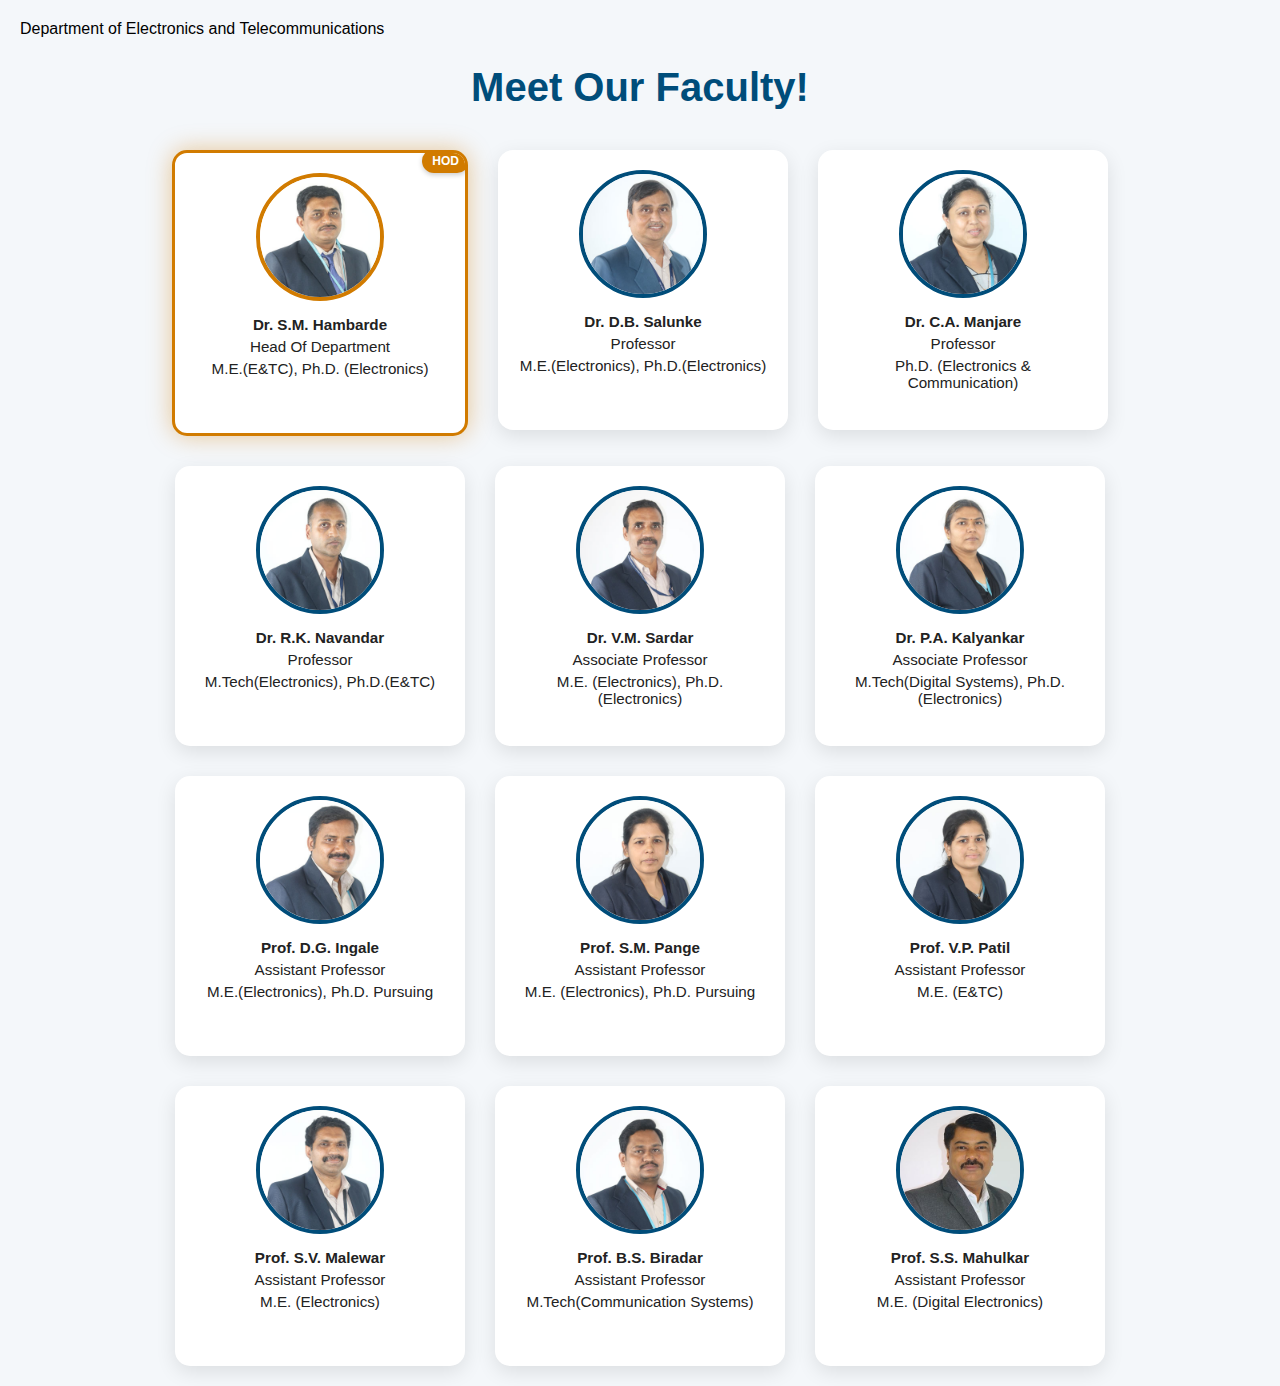
<file: index.html>
<!DOCTYPE html>
<html lang="en">
<head>
  <meta charset="UTF-8" />
  <meta name="viewport" content="width=device-width, initial-scale=1.0"/>
  <title>Meet Our Faculty!</title>
  <link rel="stylesheet" href="style.css" />
</head>
<body>
    <div class="dept-header">Department of Electronics and Telecommunications</div>
  <h1 class="page-title">Meet Our Faculty!</h1>
  <div class="faculty-container">

    <!-- HOD -->
    <div class="faculty-card hod-card">
      <img src="images/SMHambarde.jpg" alt="Dr. S.M. Hambarde" class="faculty-img">
      <h3>Dr. S.M. Hambarde</h3>
      <p>Head Of Department</p>
      <p>M.E.(E&amp;TC), Ph.D. (Electronics)</p>
      <div class="hover-content">
        <p>Expert in Embedded Systems, published 20+ papers.</p>
        <a href="teachers/SMHambarde.html" class="profile-btn" target="_blank">View Profile</a>
      </div>
    </div>

    <!-- Professors -->
    <div class="faculty-card">
      <img src="images/DBSalunke.jpg" alt="Dr. D.B. Salunke" class="faculty-img">
      <h3>Dr. D.B. Salunke</h3>
      <p>Professor</p>
      <p>M.E.(Electronics), Ph.D.(Electronics)</p>
      <div class="hover-content">
        <p>Experienced in Analog Circuit Design & DSP Systems.</p>
        <a href="teachers/DBSalunke.html" class="profile-btn">View Profile</a>
      </div>
    </div>

    <div class="faculty-card">
      <img src="images/CAManjare.jpg" alt="Dr. C.A. Manjare" class="faculty-img">
      <h3>Dr. C.A. Manjare</h3>
      <p>Professor</p>
      <p>Ph.D. (Electronics & Communication)</p>
      <div class="hover-content">
        <p>Specializes in Wireless Communication and 5G Networks.</p>
        <a href="teachers/CAManjare.html" class="profile-btn">View Profile</a>
      </div>
    </div>

    <div class="faculty-card">
      <img src="images/RKNavandar.jpg" alt="Dr. R.K. Navandar" class="faculty-img">
      <h3>Dr. R.K. Navandar</h3>
      <p>Professor</p>
      <p>M.Tech(Electronics), Ph.D.(E&amp;TC)</p>
      <div class="hover-content">
        <p>Focused on Wireless Networks and Satellite Systems.</p>
        <a href="teachers/RKNavandar.html" class="profile-btn">View Profile</a>
      </div>
    </div>

    <!-- Associate Professors -->
    <div class="faculty-card">
      <img src="images/VMSardar.jpg" alt="Dr. V.M. Sardar" class="faculty-img">
      <h3>Dr. V.M. Sardar</h3>
      <p>Associate Professor</p>
      <p>M.E. (Electronics), Ph.D.(Electronics)</p>
      <div class="hover-content">
        <p>Researcher in Biomedical Signal Processing and AI.</p>
        <a href="teachers/VMSardar.html" class="profile-btn">View Profile</a>
      </div>
    </div>

    <div class="faculty-card">
      <img src="images/PAKalyankar.jpg" alt="Dr. P.A. Kalyankar" class="faculty-img">
      <h3>Dr. P.A. Kalyankar</h3>
      <p>Associate Professor</p>
      <p>M.Tech(Digital Systems), Ph.D.(Electronics)</p>
      <div class="hover-content">
        <p>Works in Machine Learning and Image Processing.</p>
        <a href="teachers/PAKalyankar.html" class="profile-btn">View Profile</a>
      </div>
    </div>

    <!-- Assistant Professors -->
    <div class="faculty-card">
      <img src="images/DGIngale.jpg" alt="Prof. D.G. Ingale" class="faculty-img">
      <h3>Prof. D.G. Ingale</h3>
      <p>Assistant Professor</p>
      <p>M.E.(Electronics), Ph.D. Pursuing</p>
      <div class="hover-content">
        <p>Focus on Microcontrollers and Real-Time Systems.</p>
        <a href="teachers/DGIngale.html" class="profile-btn">View Profile</a>
      </div>
    </div>

    <div class="faculty-card">
      <img src="images/SMPange.jpg" alt="Prof. S.M. Pange" class="faculty-img">
      <h3>Prof. S.M. Pange</h3>
      <p>Assistant Professor</p>
      <p>M.E. (Electronics), Ph.D. Pursuing</p>
      <div class="hover-content">
        <p>Passionate about Optical Communication and IoT.</p>
        <a href="teachers/SMPange.html" class="profile-btn">View Profile</a>
      </div>
    </div>

    <div class="faculty-card">
      <img src="images/VPPatil.jpg" alt="Prof. V.P. Patil" class="faculty-img">
      <h3>Prof. V.P. Patil</h3>
      <p>Assistant Professor</p>
      <p>M.E. (E&amp;TC)</p>
      <div class="hover-content">
        <p>Expertise in Communication Systems and Signal Theory.</p>
        <a href="teachers/VPPatil.html" class="profile-btn">View Profile</a>
      </div>
    </div>

    <div class="faculty-card">
      <img src="images/SVMalewar.jpg" alt="Prof. S.V. Malewar" class="faculty-img">
      <h3>Prof. S.V. Malewar</h3>
      <p>Assistant Professor</p>
      <p>M.E. (Electronics)</p>
      <div class="hover-content">
        <p>Specialist in Robotics and Control Systems.</p>
        <a href="teachers/SVMalewar.html" class="profile-btn">View Profile</a>
      </div>
    </div>

    <div class="faculty-card">
      <img src="images/BSBiradar.jpg" alt="Prof. B.S. Biradar" class="faculty-img">
      <h3>Prof. B.S. Biradar</h3>
      <p>Assistant Professor</p>
      <p>M.Tech(Communication Systems)</p>
      <div class="hover-content">
        <p>Works on VLSI Architectures and Digital Systems.</p>
        <a href="teachers/BSBiradar.html" class="profile-btn">View Profile</a>
      </div>
    </div>

    <div class="faculty-card">
      <img src="images/SSMahulkar.jpg" alt="Prof. S.S. Mahulkar" class="faculty-img">
      <h3>Prof. S.S. Mahulkar</h3>
      <p>Assistant Professor</p>
      <p>M.E. (Digital Electronics)</p>
      <div class="hover-content">
        <p>Interested in Signal Analysis and Audio Processing.</p>
        <a href="teachers/SSMahulkar.html" class="profile-btn">View Profile</a>
      </div>
    </div>

  </div>
</body>
</html>
</file>
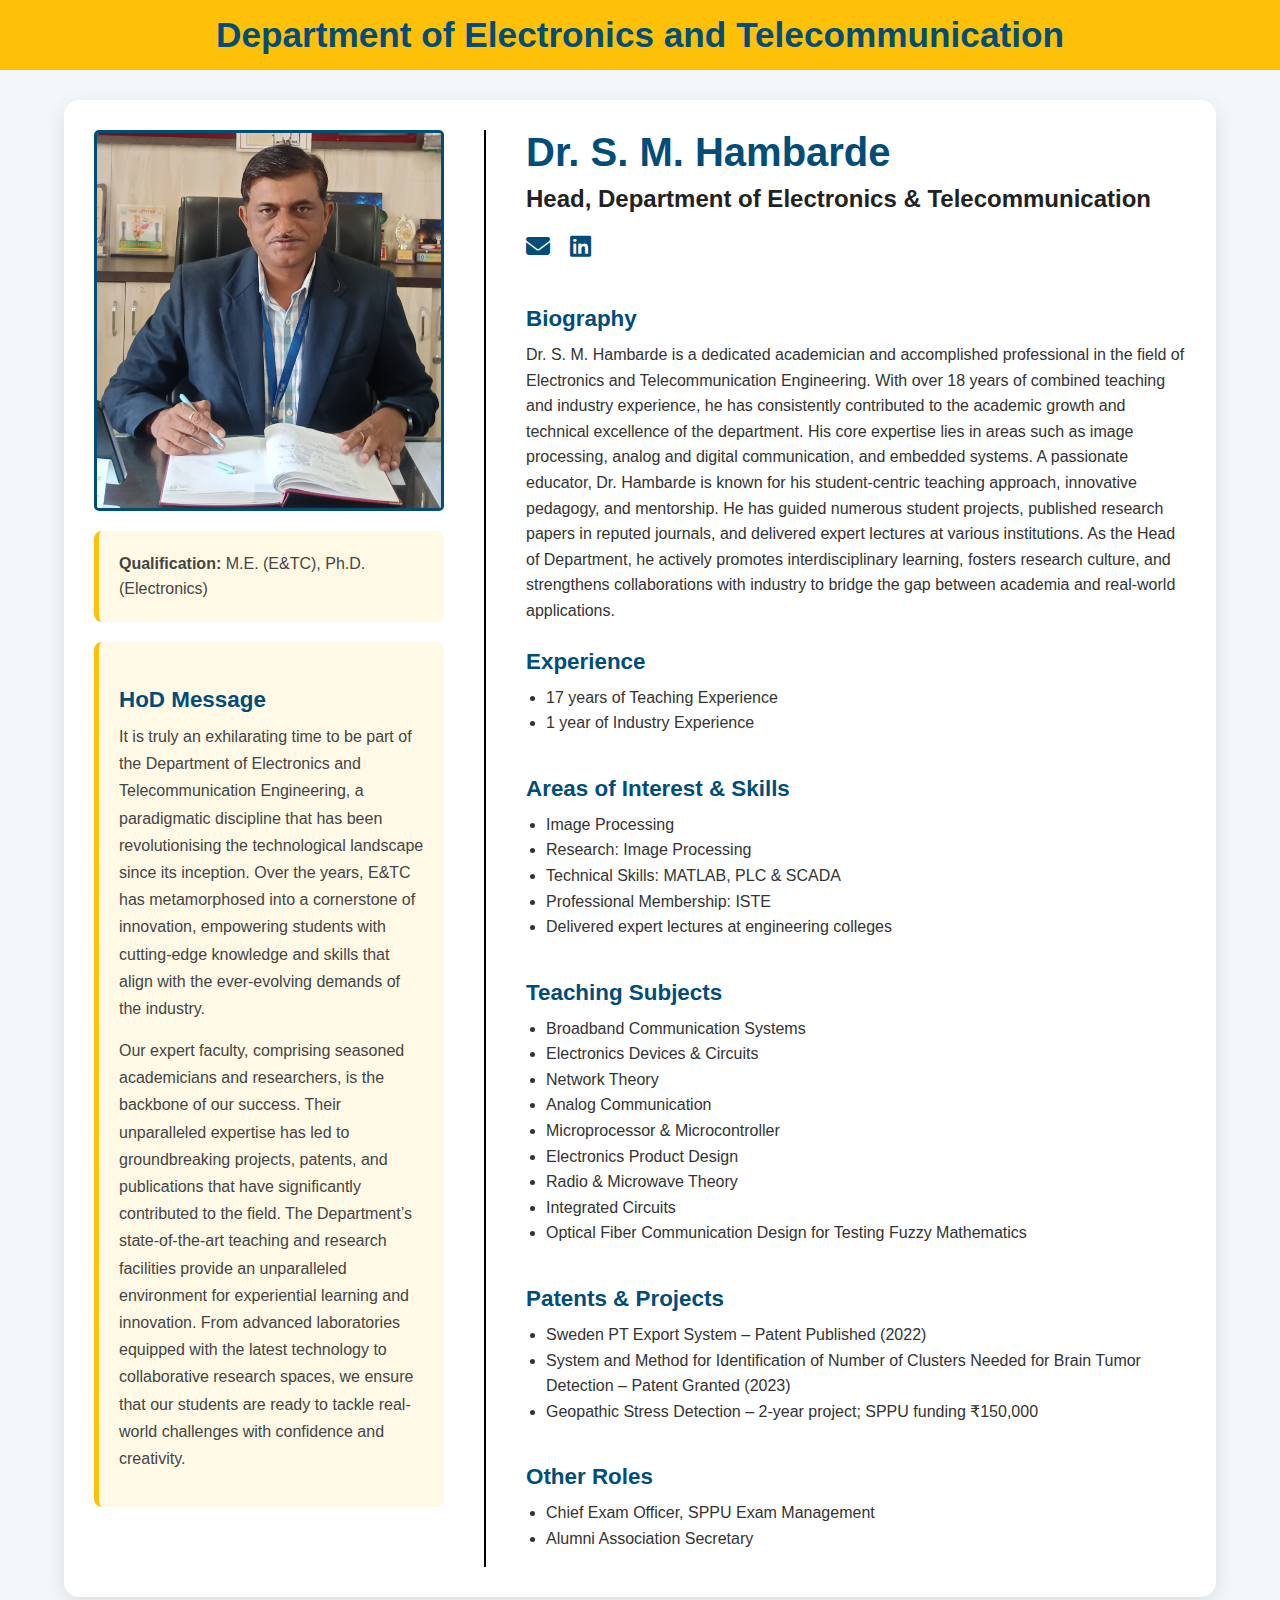
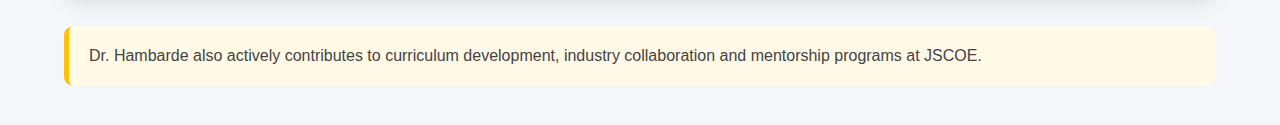
<file: teachers/SMHambarde.html>
<!DOCTYPE html>
<html lang="en">
<head>
  <meta charset="UTF-8" />
  <meta name="viewport" content="width=device-width, initial-scale=1.0"/>
  <title>Dr. S. M. Hambarde – Faculty Profile</title>
  <link rel="stylesheet" href="https://cdnjs.cloudflare.com/ajax/libs/font-awesome/6.4.0/css/all.min.css" />
  <style>
    * {
      box-sizing: border-box;
      margin: 0;
      padding: 0;
    }

    body {
      font-family: 'Segoe UI', Tahoma, Geneva, Verdana, sans-serif;
      background-color: #f4f7fa;
      color: #333;
    }

    .dept-header {
      background-color: #ffc107;
      color: #004d7a;
      text-align: center;
      padding: 15px 0;
      font-size: 2.2rem;
      font-weight: bold;
      width: 100%;
    }

    .container {
      max-width: 90%;
      margin: 30px auto;
      background: #fff;
      border-radius: 15px;
      box-shadow: 0 6px 20px rgba(0, 0, 0, 0.1);
      display: flex;
      padding: 30px;
      gap: 40px;
      flex-wrap: wrap;
    }

    .profile-image {
      flex: 1;
      display: flex;
      flex-direction: column;
      align-items: center;
      justify-content: flex-start;
    }

    .profile-image img {
      width: 350px;
      height: auto;
      object-fit: cover;
      border-radius: 5px;
      border: 3.5px solid #004d7a;
      margin-bottom: 20px;
    }

    .quick-info {
      background: #fff9e6;
      padding: 20px;
      border-left: 5px solid #ffc107;
      border-radius: 8px;
      font-size: 1rem;
      color: #444;
      width: 100%;
      margin-bottom: 20px;
    }

    .hod-message {
      background: #fff9e6;
      padding: 20px;
      border-left: 5px solid #ffc107;
      border-radius: 8px;
      font-size: 1rem;
      color: #444;
      width: 100%;
    }

    .hod-message h3 {
      color: #004d7a;
      margin-bottom: 10px;
    }

    .hod-message p {
      margin-bottom: 15px;
      line-height: 1.7;
    }

    .divider {
      width: 2px;
      background: black;
      height: auto;
    }

    .profile-info {
      flex: 2.5;
      display: flex;
      flex-direction: column;
    }

    h1 {
      font-size: 2.5rem;
      color: #004d7a;
      margin-bottom: 10px;
    }

    h2 {
      font-size: 1.5rem;
      color: #222;
      margin-bottom: 10px;
    }

    .icon-links {
      display: flex;
      gap: 20px;
      margin: 10px 0 20px;
    }

    .icon-links a {
      font-size: 1.5rem;
      color: #004d7a;
      text-decoration: none;
    }

    .icon-links a:hover {
      color: #007bff;
    }

    h3 {
      color: #004d7a;
      font-size: 1.4rem;
      margin: 25px 0 10px;
    }

    h4 {
      font-size: 1.1rem;
      color: #004d7a;
      margin: 15px 0 5px;
    }

    p,
    li {
      font-size: 1rem;
      line-height: 1.6;
    }

    ul {
      padding-left: 20px;
      margin-bottom: 15px;
    }

    .additional-info {
      max-width: 90%;
      margin: 20px auto 40px;
      background: #fff9e6;
      padding: 20px;
      border-left: 5px solid #ffc107;
      border-radius: 8px;
      font-size: 1rem;
      color: #444;
    }

    @media screen and (max-width: 768px) {
      .container {
        flex-direction: column;
        padding: 20px;
      }

      .divider {
        display: none;
      }

      .profile-image img {
        width: 180px;
      }

      .quick-info, .hod-message {
        text-align: center;
      }

      .icon-links {
        justify-content: center;
      }
    }
  </style>
</head>

<body>
  <div class="dept-header">Department of Electronics and Telecommunication</div>

  <div class="container">
    <div class="profile-image">
      <img src="../images/HODENTC.jpg" alt="Dr. S. M. Hambarde">

      <div class="quick-info">
        <p><strong>Qualification:</strong> M.E. (E&TC), Ph.D. (Electronics)</p>
      </div>

      <div class="hod-message">
        <h3>HoD Message</h3>
        <p>
          It is truly an exhilarating time to be part of the Department of Electronics and Telecommunication Engineering,
          a paradigmatic discipline that has been revolutionising the technological landscape since its inception.
          Over the years, E&TC has metamorphosed into a cornerstone of innovation, empowering students with
          cutting-edge knowledge and skills that align with the ever-evolving demands of the industry.
        </p>
        <p>
          Our expert faculty, comprising seasoned academicians and researchers, is the backbone of our success.
          Their unparalleled expertise has led to groundbreaking projects, patents, and publications that have significantly contributed to the field.
          The Department’s state-of-the-art teaching and research facilities provide an unparalleled environment for
          experiential learning and innovation. From advanced laboratories equipped with the latest technology to
          collaborative research spaces, we ensure that our students are ready to tackle real-world challenges with confidence and creativity.
        </p>
      </div>
    </div>

    <div class="divider"></div>

    <div class="profile-info">
      <h1>Dr. S. M. Hambarde</h1>
      <h2>Head, Department of Electronics & Telecommunication</h2>

      <div class="icon-links">
        <a href="mailto: shaileshhambarde@jspmjscoe.edu.in"target="_blank" title="Email">
          <i class="fas fa-envelope"></i>
        </a>
        <a href="https://www.linkedin.com/in/shailesh-hambarde-494270168/" target="_blank" title="LinkedIn">
          <i class="fab fa-linkedin"></i>
        </a>
      </div>

      <h3>Biography</h3>
      <p>
        Dr. S. M. Hambarde is a dedicated academician and accomplished professional in the field of Electronics and Telecommunication Engineering.
        With over 18 years of combined teaching and industry experience, he has consistently contributed to the academic growth and technical excellence of the department.
        His core expertise lies in areas such as image processing, analog and digital communication, and embedded systems.
        A passionate educator, Dr. Hambarde is known for his student-centric teaching approach, innovative pedagogy, and mentorship.
        He has guided numerous student projects, published research papers in reputed journals, and delivered expert lectures at various institutions.
        As the Head of Department, he actively promotes interdisciplinary learning, fosters research culture, and strengthens collaborations with industry to bridge the gap between academia and real-world applications.
      </p>

      <h3>Experience</h3>
      <ul>
        
        <li>17 years of Teaching Experience</li>
        <li>1 year of Industry Experience</li>
      </ul>

      <h3>Areas of Interest & Skills</h3>
      <ul>
        <li>Image Processing</li>
        <li>Research: Image Processing</li>
        <li>Technical Skills: MATLAB, PLC & SCADA</li>
        <li>Professional Membership: ISTE</li>
        <li>Delivered expert lectures at engineering colleges</li>
      </ul>

      <h3>Teaching Subjects</h3>
      <ul>
        <li>Broadband Communication Systems</li>
        <li>Electronics Devices & Circuits</li>
        <li>Network Theory</li>
        <li>Analog Communication</li>
        <li>Microprocessor & Microcontroller</li>
        <li>Electronics Product Design</li>
        <li>Radio & Microwave Theory</li>
        <li>Integrated Circuits</li>
        <li>Optical Fiber Communication Design for Testing Fuzzy Mathematics</li>
       
      </ul>

      <h3>Patents & Projects</h3>
      <ul>
        <li>Sweden PT Export System – Patent Published (2022)</li>
        <li>System and Method for Identification of Number of Clusters Needed for Brain Tumor Detection – Patent Granted (2023)</li>
        <li>Geopathic Stress Detection – 2‑year project; SPPU funding ₹150,000</li>
      </ul>

      <h3>Other Roles</h3>
      <ul>
        <li>Chief Exam Officer, SPPU Exam Management</li>
        <li>Alumni Association Secretary</li>
      </ul>
    </div>
  </div>

  <div class="additional-info">
    Dr. Hambarde also actively contributes to curriculum development, industry collaboration and mentorship programs at JSCOE.
  </div>
</body>
</html>
</file>
<file: style.css>
body {
  font-family: 'Segoe UI', Tahoma, Geneva, Verdana, sans-serif;
  background-color: #f4f7fa;
  margin: 0;
  padding: 20px;
}

.page-title {
  text-align: center;
  font-size: 2.5rem;
  margin-bottom: 40px;
  color: #004d7a;
}

.faculty-container {
  display: flex;
  flex-wrap: wrap;
  justify-content: center;
  gap: 30px;
}

.faculty-card {
  background-color: #ffffff;
  width: 250px;
  border-radius: 15px;
  box-shadow: 0 6px 20px rgba(0, 0, 0, 0.1);
  overflow: hidden;
  position: relative;
  transition: background-color 0.3s ease, transform 0.3s ease;
  text-align: center;
  padding: 20px;
  height: 240px;
}

.faculty-card:hover {
  background-color: #004d7a;
  color: white;
  transform: scale(1.02);
}

.faculty-img {
  width: 120px;
  height: 120px;
  object-fit: cover;
  border-radius: 50%;
  margin-bottom: 15px;
  border: 4px solid #004d7a;
  display: block;
  margin-left: auto;
  margin-right: auto;
  transition: opacity 0.3s ease;
}

.faculty-card h3,
.faculty-card p {
  color: #222;
  margin: 5px 0;
  font-size: 0.95rem;
  transition: color 0.3s ease, opacity 0.3s ease;
}

.faculty-card:hover h3 {
 font-size: 20px;
  color: white;
}

.faculty-card:hover .faculty-img,
.faculty-card:hover p:nth-of-type(2),
.faculty-card:hover p:nth-of-type(1),
.faculty-card:hover p:nth-of-type(3) {
  opacity: 0;
  height: 0;
  overflow: hidden;
  margin: 0;
  padding: 0;
}

.hover-content {
  display: none;
  opacity: 0;
  transition: opacity 0.3s ease;
  margin-top: 20px;
}

.faculty-card:hover .hover-content {
  display: block;
  opacity: 1;
}

.profile-btn {
  display: inline-block;
  padding: 8px 15px;
  background-color: #ffc107;
  color: #004d7a;
  border-radius: 20px;
  font-weight: bold;
  text-decoration: none;
  margin-top: 40px;
  transition: background-color 0.3s ease, color 0.3s ease;
}

.profile-btn:hover {
  background-color: #e0a800;
  color: white;
}

.hod-card {
  border: 3px solid #d17b00;
  box-shadow: 0 0 25px rgba(209, 123, 0, 0.4);
  background-color: #fff;
  position: relative;
}

.hod-card .faculty-img {
  border: 4px solid #d17b00;
}

.hod-card::before {
  content: "HOD";
  position: absolute;
  top: -4px;
  right: -4px;
  background-color: #d17b00;
  color: white;
  font-size: 0.75rem;
  padding: 5px 10px;
  border-radius: 20px;
  font-weight: bold;
  box-shadow: 0 2px 5px rgba(0,0,0,0.2);
}

@media screen and (max-width: 768px) {
  .faculty-container {
    flex-direction: column;
    align-items: center;
  }body {
  font-family: 'Segoe UI', Tahoma, Geneva, Verdana, sans-serif;
  background-color: #f4f7fa;
  margin: 0;
  padding: 20px;
}

.page-title {
  text-align: center;
  font-size: 2.5rem;
  margin-bottom: 40px;
  color: #004d7a;
}

.faculty-container {
  display: flex;
  flex-wrap: wrap;
  justify-content: center;
  gap: 30px;
}

.faculty-card {
  background-color: #ffffff;
  width: 250px;
  height: 340px;
  border-radius: 15px;
  box-shadow: 0 6px 20px rgba(0, 0, 0, 0.1);
  overflow: hidden;
  position: relative;
  transition: background-color 0.3s ease, transform 0.3s ease;
  text-align: center;
  padding: 20px;
  display: flex;
  flex-direction: column;
  justify-content: flex-start;
}

.faculty-card:hover {
  background-color: #004d7a;
  color: white;
  transform: scale(1.02);
}

.faculty-img {
  width: 120px;
  height: 120px;
  object-fit: cover;
  border-radius: 50%;
  margin-bottom: 15px;
  border: 4px solid #004d7a;
  display: block;
  margin-left: auto;
  margin-right: auto;
  transition: opacity 0.3s ease;
}

.faculty-card h3,
.faculty-card p {
  color: #222;
  margin: 5px 0;
  font-size: 0.95rem;
  transition: color 0.3s ease, opacity 0.3s ease;
}

.faculty-card:hover h3 {
  color: white;
  position: absolute;
  top: 40%;
  left: 50%;
  transform: translate(-50%, -50%);
  font-size: 2rem;
  font-weight: bold;
  margin: 0;
}

.faculty-card:hover .faculty-img,
.faculty-card:hover p:nth-of-type(2),
.faculty-card:hover p:nth-of-type(1),
.faculty-card:hover p:nth-of-type(3) {
  display: none !important;
  opacity: 0;
  height: 0;
  width: 0;
  border: none;
  border-radius: 0;
  margin: 0;
  padding: 0;
}

.hover-content {
  display: none;
  opacity: 0;
  transition: opacity 0.3s ease;
  position: absolute;
  bottom: 60px;
  left: 50%;
  transform: translateX(-50%);
  width: 80%;
  text-align: center;
}

.faculty-card:hover .hover-content {
  display: block;
  opacity: 1;
}

.profile-btn {
  display: inline-block;
  padding: 8px 15px;
  background-color: #ffc107;
  color: #004d7a;
  border-radius: 20px;
  font-weight: bold;
  text-decoration: none;
  margin-top: 10px;
  transition: background-color 0.3s ease, color 0.3s ease;
  position: absolute;
  bottom: 20px;
  left: 50%;
  transform: translateX(-50%);
}

.profile-btn:hover {
  background-color: #e0a800;
  color: white;
}

.hod-card {
  border: 3px solid #d17b00;
  box-shadow: 0 0 25px rgba(209, 123, 0, 0.4);
  background-color: #fff;
  position: relative;
}

.hod-card .faculty-img {
  border: 4px solid #d17b00;
}

.hod-card::before {
  content: "HOD";
  position: absolute;
  top: -10px;
  right: -10px;
  background-color: #d17b00;
  color: white;
  font-size: 0.75rem;
  padding: 5px 10px;
  border-radius: 20px;
  font-weight: bold;
  box-shadow: 0 2px 5px rgba(0,0,0,0.2);
}

@media screen and (max-width: 768px) {
  .faculty-container {
    flex-direction: column;
    align-items: center;
  }

  .faculty-card {
    width: 90%;
    max-width: 300px;
  }
}

  .faculty-card {
    width: 90%;
    max-width: 300px;
  }
}
:root {
            --primary-color: #007bff; /* Change this for main blue theme */
            --secondary-color: #003366; /* Darker blue for header/footer */
            --bg-color: #f8f9fa; /* Light background */
            --card-shadow: 0 2px 10px rgba(0,0,0,0.1);
            --border-radius: 10px;
        }

.header {
            background-color: var(--secondary-color);;
            color: white;
            padding: 10px 0;
            position: fixed;
            width: 100%;
            top: 0;
            z-index: 1000;
            box-shadow: var(--card-shadow);
        }
        .header-content {
            display: flex;
            justify-content: space-between;
            align-items: center;
        }
        .logo {
  display: flex;
  align-items: center;
  
  gap: 10px; /* space between logo and text */
}

.logo img {
  height: 50px; /* adjust size as needed */
  width: auto;
  margin-left: 10px;
}
        
        nav ul {
            display: flex;
            list-style: none;
            justify-content: flex-end; /* Align header options properly to the right */
            align-items: center;
        }
        nav ul li {
            margin-left: 20px;
        }
        nav ul li a {
            color: white;
            padding: 10px;
            display: block;
        }
        nav ul li a:hover {
            background-color: #ffc107; /* Added yellow color on hover */
            color: #000; /* Dark text for contrast on yellow background */
            border-radius: 5px;
        }
</file>
